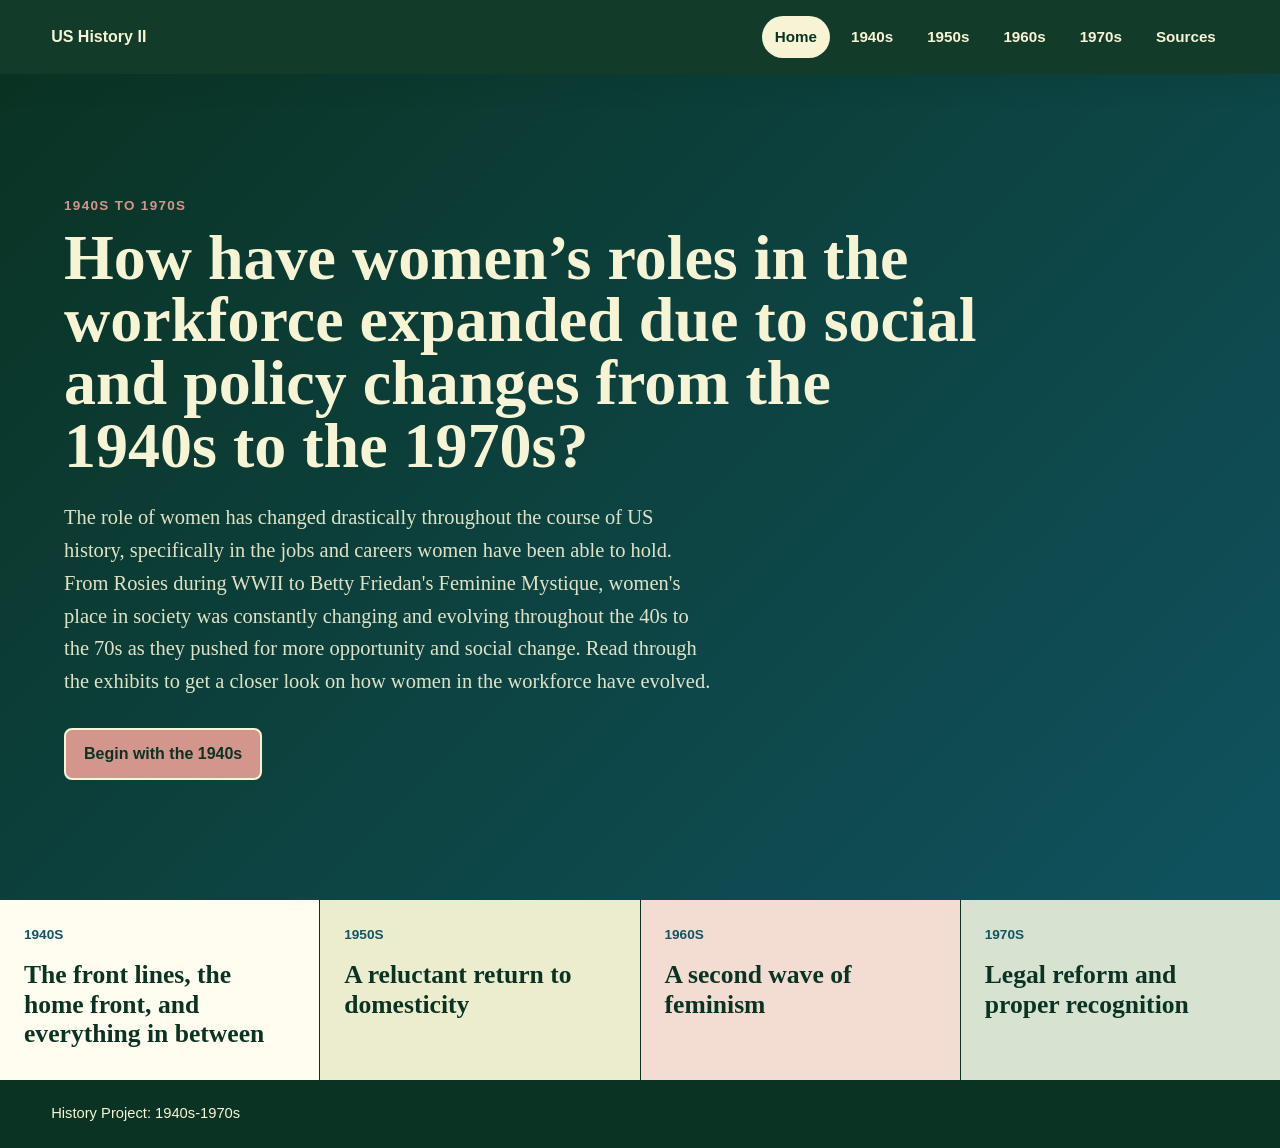
<file: index.html>
<!DOCTYPE html>
<html lang="en">
  <head>
    <meta charset="UTF-8">
    <meta name="viewport" content="width=device-width, initial-scale=1.0">
    <title>History Project | 1940s-1970s</title>
    <link rel="preconnect" href="https://commons.wikimedia.org">
    <link rel="stylesheet" href="styles.css">
    <script src="script.js" defer></script>
  </head>
  <body>
    <header class="site-header">
      <a class="brand" href="index.html" aria-label="History Project home">
        <span>US History II</span>
      </a>
      <button class="nav-toggle" type="button" aria-expanded="false"
        aria-controls="site-nav">
        <span></span>
        <span></span>
        <span></span>
      </button>
      <nav id="site-nav" class="site-nav" aria-label="Main navigation">
        <a href="index.html">Home</a>
        <a href="1940s.html">1940s</a>
        <a href="1950s.html">1950s</a>
        <a href="1960s.html">1960s</a>
        <a href="1970s.html">1970s</a>
        <a href="about.html">Sources</a>
      </nav>
    </header>

    <main>
      <section class="hero">
        <div class="hero-copy">
          <p class="eyebrow">1940s to 1970s</p>
          <h1>How have women’s roles in the workforce expanded due to social and
            policy changes from the 1940s to the 1970s?</h1>
          <p>
            The role of women has changed drastically throughout the course of
            US history, specifically in the jobs and careers women have been
            able to hold. From Rosies during WWII to Betty Friedan's Feminine
            Mystique, women's place in society was constantly changing and
            evolving throughout the 40s to the 70s as they pushed for more
            opportunity and social change. Read through the exhibits to get a
            closer look on how women in the workforce have evolved.
          </p>
          <a class="button-link" href="1940s.html">Begin with the 1940s</a>
        </div>
      </section>

      <section class="decade-overview" aria-label="Decade overview">
        <a class="decade-tile" href="1940s.html">
          <span>1940s</span>
          <strong>The front lines, the home front, and everything in between</strong>
        </a>
        <a class="decade-tile" href="1950s.html">
          <span>1950s</span>
          <strong>A reluctant return to domesticity</strong>
        </a>
        <a class="decade-tile" href="1960s.html">
          <span>1960s</span>
          <strong>A second wave of feminism</strong>
        </a>
        <a class="decade-tile" href="1970s.html">
          <span>1970s</span>
          <strong>Legal reform and proper recognition</strong>
        </a>
      </section>
    </main>

    <footer class="site-footer">
      <p>History Project: 1940s-1970s</p>
    </footer>
  </body>
</html>
</file>
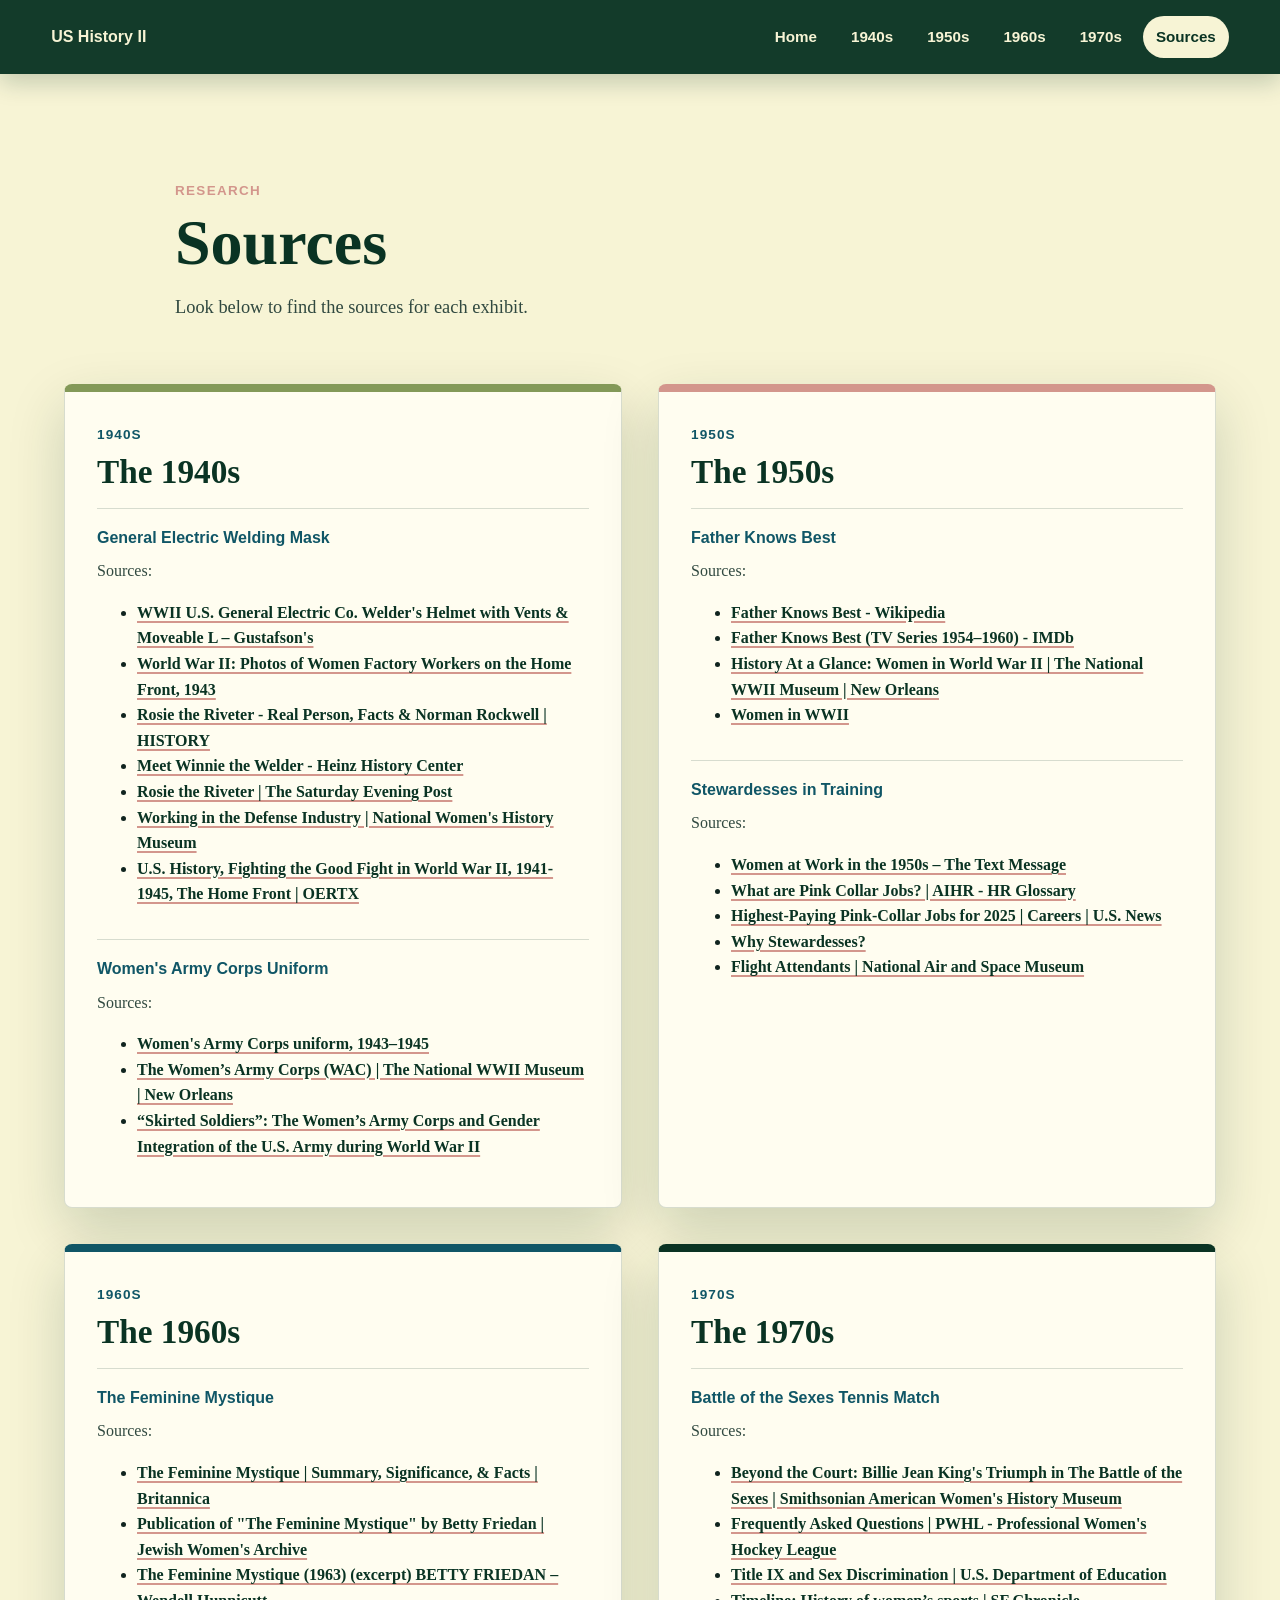
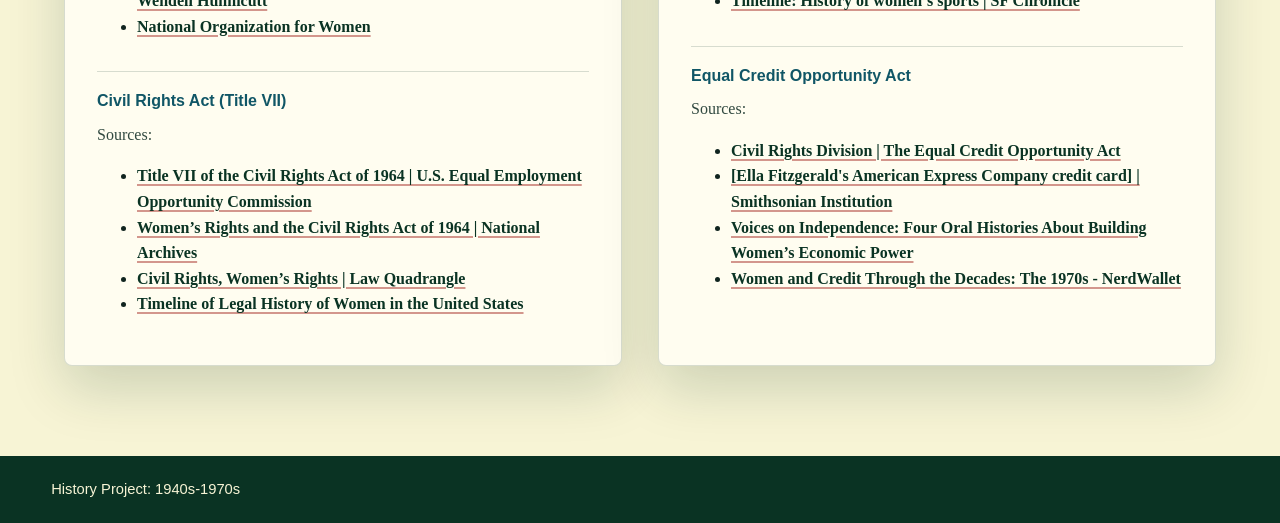
<file: about.html>
<!DOCTYPE html>
<html lang="en">
  <head>
    <meta charset="UTF-8">
    <meta name="viewport" content="width=device-width, initial-scale=1.0">
    <title>Sources | History Project</title>
    <link rel="stylesheet" href="styles.css">
    <script src="script.js" defer></script>
  </head>
  <body>
    <header class="site-header">
      <a class="brand" href="index.html" aria-label="History Project home">
        <span>US History II</span>
      </a>
      <button class="nav-toggle" type="button" aria-expanded="false"
        aria-controls="site-nav"><span></span><span></span><span></span></button>
      <nav id="site-nav" class="site-nav" aria-label="Main navigation">
        <a href="index.html">Home</a>
        <a href="1940s.html">1940s</a>
        <a href="1950s.html">1950s</a>
        <a href="1960s.html">1960s</a>
        <a href="1970s.html">1970s</a>
        <a href="about.html">Sources</a>
      </nav>
    </header>

    <main class="page-shell">
      <header class="page-intro sources-intro">
        <p class="eyebrow">Research</p>
        <h1>Sources</h1>
        <p>Look below to find the sources for each exhibit.</p>
      </header>

      <section class="sources-grid" aria-label="Sources by decade">
        <article class="source-card">
          <p class="exhibit-year">1940s</p>
          <h2>The 1940s</h2>
          <div class="source-section">
            <h3>General Electric Welding Mask</h3>
            <p>Sources:</p>
            <ul>
              <li><a
                  href="https://gustafsons.co/products/wwii-u-s-general-electric-co-welders-helmet-with-vents-moveable-lens-shutter-used-by-winnie-the-welder?srsltid=AfmBOornJLn5RAmaTjsjf0mKl3bbXDezWLX0nNpls_VOqwofwpRaHsou">WWII
                  U.S. General Electric Co. Welder's Helmet with Vents &
                  Moveable L – Gustafson's</a></li>
              <li><a
                  href="https://www.life.com/history/women-of-steel-life-with-female-factory-workers-in-world-war-ii/">World
                  War II: Photos of Women Factory Workers on the Home Front,
                  1943</a></li>
              <li><a
                  href="https://www.history.com/articles/rosie-the-riveter">Rosie
                  the Riveter - Real Person, Facts & Norman Rockwell |
                  HISTORY</a></li>
              <li><a
                  href="https://www.heinzhistorycenter.org/blog/women-forging-the-way-meet-winnie-the-welder/">Meet
                  Winnie the Welder - Heinz History Center</a></li>
              <li><a
                  href="https://www.saturdayeveningpost.com/2013/07/rosie-the-riveter/">Rosie
                  the Riveter | The Saturday Evening Post</a></li>
              <li><a
                  href="https://www.womenshistory.org/resources/general/working-defense-industry">Working
                  in the Defense Industry | National Women's History
                  Museum</a></li>
              <li><a
                  href="https://oertx.highered.texas.gov/courseware/lesson/1399/overview">U.S.
                  History, Fighting the Good Fight in World War II, 1941-1945,
                  The Home Front | OERTX</a></li>
            </ul>
          </div>
          <div class="source-section">
            <h3>Women's Army Corps Uniform</h3>
            <p>Sources:</p>
            <ul>
              <li><a
                  href="https://schlesinger75radcliffe.org/objects/womens-army-corps-uniform-1943-1945">Women's
                  Army Corps uniform, 1943–1945</a></li>
              <li><a
                  href="https://www.nationalww2museum.org/war/articles/womens-army-corps-wac-world-war-ii">The
                  Women’s Army Corps (WAC) | The National WWII Museum | New
                  Orleans</a></li>
              <li><a
                  href="https://armyhistory.org/skirted-soldiers-the-womens-army-corps-and-gender-integration-of-the-u-s-army-during-world-war-ii/">“Skirted
                  Soldiers”: The Women’s Army Corps and Gender Integration of
                  the U.S. Army during World War II</a></li>
            </ul>
          </div>
        </article>

        <article class="source-card">
          <p class="exhibit-year">1950s</p>
          <h2>The 1950s</h2>
          <div class="source-section">
            <h3>Father Knows Best</h3>
            <p>Sources:</p>
            <ul>
              <li><a href="https://en.wikipedia.org/wiki/Father_Knows_Best">Father Knows Best - Wikipedia</a></li>
              <li><a href="https://www.imdb.com/title/tt0046600/">Father Knows Best (TV Series 1954–1960) - IMDb</a></li>
              <li><a href="https://www.nationalww2museum.org/students-teachers/student-resources/research-starters/women-wwii">History At a Glance: Women in World War II | The National WWII Museum | New Orleans</a></li>
              <li><a href="https://wwiiwomenmemorial.org/projects">Women in WWII</a></li>
            </ul>
          </div>
          <div class="source-section">
            <h3>Stewardesses in Training</h3>
            <p>Sources:</p>
            <ul>
              <li><a href="https://text-message.blogs.archives.gov/2018/03/27/women-at-work-in-the-1950s/">Women at Work in the 1950s – The Text Message</a></li>
              <li><a href="https://www.aihr.com/hr-glossary/pink-collar-jobs/">What are Pink Collar Jobs? | AIHR - HR Glossary</a></li>
              <li><a href="https://careers.usnews.com/advice/slideshows/highest-paying-pink-collar-jobs">Highest-Paying Pink-Collar Jobs for 2025 | Careers | U.S. News</a></li>
              <li><a href="https://comeflytheworld.com/why-stewardesses%3F">Why Stewardesses?</a></li>
              <li><a href="https://airandspace.si.edu/explore/stories/flight-attendants">Flight Attendants | National Air and Space Museum</a></li>
            </ul>
          </div>
        </article>

        <article class="source-card">
          <p class="exhibit-year">1960s</p>
          <h2>The 1960s</h2>
          <div class="source-section">
            <h3>The Feminine Mystique</h3>
            <p>Sources:</p>
            <ul>
              <li><a href="https://www.britannica.com/topic/The-Feminine-Mystique">The Feminine Mystique | Summary, Significance, & Facts | Britannica</a></li>
              <li><a href="https://jwa.org/thisweek/feb/17/1963/betty-friedan">Publication of "The Feminine Mystique" by Betty Friedan | Jewish Women's Archive</a></li>
              <li><a href="https://websites.uta.edu/hunnicut/reading-list/the-feminine-mystique-1963-exceprt-betty-friedan/">The Feminine Mystique (1963) (excerpt) BETTY FRIEDAN – Wendell Hunnicutt</a></li>
              <li><a href="https://now.org/">National Organization for Women</a></li>
            </ul>
          </div>
          <div class="source-section">
            <h3>Civil Rights Act (Title VII)</h3>
            <p>Sources:</p>
            <ul>
              <li><a href="https://www.eeoc.gov/statutes/title-vii-civil-rights-act-1964">Title VII of the Civil Rights Act of 1964 | U.S. Equal Employment Opportunity Commission</a></li>
              <li><a href="https://www.archives.gov/women/1964-civil-rights-act">Women’s Rights and the Civil Rights Act of 1964 | National Archives</a></li>
              <li><a href="https://quadrangle.michigan.law.umich.edu/issues/fall-2014/civil-rights-womens-rights">Civil Rights, Women’s Rights | Law Quadrangle</a></li>
              <li><a href="https://nationalwomenshistoryalliance.org/resources/womens-rights-movement/detailed-timeline/">Timeline of Legal History of Women in the United States</a></li>
            </ul>
          </div>
        </article>

        <article class="source-card">
          <p class="exhibit-year">1970s</p>
          <h2>The 1970s</h2>
          <div class="source-section">
            <h3>Battle of the Sexes Tennis Match</h3>
            <p>Sources:</p>
            <ul>
              <li><a href="https://womenshistory.si.edu/blog/beyond-court-billie-jean-kings-triumph-battle-sexes">Beyond the Court: Billie Jean King's Triumph in The Battle of the Sexes | Smithsonian American Women's History Museum</a></li>
              <li><a href="https://www.thepwhl.com/en/frequently-asked-questions">Frequently Asked Questions | PWHL - Professional Women's Hockey League</a></li>
              <li><a href="https://www.ed.gov/laws-and-policy/civil-rights-laws/title-ix-and-sex-discrimination">Title IX and Sex Discrimination | U.S. Department of Education</a></li>
              <li><a href="https://projects.sfchronicle.com/2016/summer-of-women/">Timeline: History of women’s sports | SF Chronicle</a></li>
            </ul>
          </div>
          <div class="source-section">
            <h3>Equal Credit Opportunity Act</h3>
            <p>Sources:</p>
            <ul>
              <li><a href="https://www.justice.gov/crt/equal-credit-opportunity-act-3">Civil Rights Division | The Equal Credit Opportunity Act</a></li>
              <li><a href="https://www.si.edu/object/archives/components/sova-nmah-ac-0584-ref2801">[Ella Fitzgerald's American Express Company credit card] | Smithsonian Institution</a></li>
              <li><a href="https://womenshistory.si.edu/blog/voices-independence-four-oral-histories-about-building-womens-economic-power">Voices on Independence: Four Oral Histories About Building Women’s Economic Power</a></li>
              <li><a href="https://www.nerdwallet.com/credit-cards/learn/women-credit-decades-70s">Women and Credit Through the Decades: The 1970s - NerdWallet</a></li>
            </ul>
          </div>
        </article>
      </section>
    </main>

    <footer class="site-footer"><p>History Project: 1940s-1970s</p></footer>
  </body>
</html>
</file>
<file: styles.css>
:root {
  --pine: #0A3323;
  --moss: #839958;
  --cream: #F7F4D5;
  --rose: #D3968C;
  --teal: #105666;
  --ink: #10241f;
  --paper: #fffdf0;
  --shadow: 0 22px 55px rgba(10, 51, 35, 0.18);
}

* {
  box-sizing: border-box;
}

body {
  margin: 0;
  color: var(--ink);
  background: var(--cream);
  font-family: Georgia, "Times New Roman", serif;
  line-height: 1.6;
  opacity: 1;
  animation: pageFadeIn 420ms ease both;
  transition: opacity 420ms ease;
}

body.page-leaving {
  opacity: 0;
}

@keyframes pageFadeIn {
  from {
    opacity: 0;
  }

  to {
    opacity: 1;
  }
}

img {
  display: block;
  max-width: 100%;
}

a {
  color: inherit;
}

.site-header {
  position: sticky;
  top: 0;
  z-index: 10;
  display: flex;
  align-items: center;
  justify-content: space-between;
  gap: 24px;
  padding: 16px clamp(18px, 4vw, 52px);
  color: var(--cream);
  background: rgba(10, 51, 35, 0.96);
  box-shadow: 0 8px 24px rgba(10, 51, 35, 0.22);
}

.brand {
  display: inline-flex;
  align-items: center;
  gap: 12px;
  font-family: Arial, Helvetica, sans-serif;
  font-weight: 800;
  letter-spacing: 0;
  text-decoration: none;
}

.brand-mark {
  display: grid;
  width: 42px;
  height: 42px;
  place-items: center;
  color: var(--pine);
  background: var(--rose);
  border: 2px solid var(--cream);
  border-radius: 50%;
  font-size: 0.85rem;
}

.site-nav {
  display: flex;
  align-items: center;
  gap: 8px;
  font-family: Arial, Helvetica, sans-serif;
}

.site-nav a {
  padding: 9px 13px;
  border-radius: 999px;
  color: var(--cream);
  font-size: 0.95rem;
  font-weight: 700;
  text-decoration: none;
}

.site-nav a:hover,
.site-nav a.active {
  color: var(--pine);
  background: var(--cream);
}

.nav-toggle {
  display: none;
  width: 44px;
  height: 44px;
  border: 1px solid rgba(247, 244, 213, 0.4);
  border-radius: 8px;
  background: transparent;
  cursor: pointer;
}

.nav-toggle span {
  display: block;
  width: 20px;
  height: 2px;
  margin: 5px auto;
  background: var(--cream);
}

.hero {
  display: flex;
  align-items: center;
  min-height: calc(100vh - 74px);
  padding: clamp(34px, 5vw, 74px) clamp(18px, 5vw, 72px);
  background:
    linear-gradient(135deg, rgba(10, 51, 35, 0.96), rgba(16, 86, 102, 0.9)),
    var(--pine);
  color: var(--cream);
}

.hero-copy {
  max-width: 920px;
}

.eyebrow {
  margin: 0 0 10px;
  color: var(--rose);
  font-family: Arial, Helvetica, sans-serif;
  font-size: 0.84rem;
  font-weight: 800;
  letter-spacing: 0.1em;
  text-transform: uppercase;
}

.hero h1,
.page-intro h1 {
  margin: 0;
  font-size: clamp(2.45rem, 5vw, 5.4rem);
  line-height: 0.98;
  letter-spacing: 0;
}

.hero p:not(.eyebrow) {
  max-width: 650px;
  margin: 24px 0 30px;
  color: rgba(247, 244, 213, 0.9);
  font-size: clamp(1.05rem, 1.6vw, 1.28rem);
}

.button-link {
  display: inline-flex;
  align-items: center;
  min-height: 46px;
  padding: 11px 18px;
  border: 2px solid var(--cream);
  border-radius: 8px;
  color: var(--pine);
  background: var(--rose);
  font-family: Arial, Helvetica, sans-serif;
  font-weight: 800;
  text-decoration: none;
}

.button-link:hover {
  background: var(--cream);
}

.decade-overview {
  display: grid;
  grid-template-columns: repeat(4, minmax(0, 1fr));
  gap: 1px;
  background: var(--pine);
}

.decade-tile {
  min-height: 180px;
  padding: 24px;
  color: var(--pine);
  background: var(--paper);
  text-decoration: none;
}

.decade-tile:nth-child(2) {
  background: #ecedcf;
}

.decade-tile:nth-child(3) {
  background: #f3ddd3;
}

.decade-tile:nth-child(4) {
  background: #d7e2d1;
}

.decade-tile span {
  display: block;
  margin-bottom: 14px;
  color: var(--teal);
  font-family: Arial, Helvetica, sans-serif;
  font-size: 0.85rem;
  font-weight: 900;
  text-transform: uppercase;
}

.decade-tile strong {
  display: block;
  font-size: clamp(1.25rem, 2vw, 1.75rem);
  line-height: 1.16;
}

.decade-tile:hover {
  background: var(--moss);
  color: var(--cream);
}

.decade-tile:hover span {
  color: var(--cream);
}

.page-shell {
  padding: clamp(34px, 5vw, 76px) clamp(18px, 5vw, 72px) clamp(48px, 7vw, 92px);
}

.page-intro {
  max-width: 930px;
  margin: 0 auto 34px;
  padding: clamp(24px, 4vw, 42px) 0;
}

.page-intro h1 {
  color: var(--pine);
}

.page-intro p:last-child {
  max-width: 760px;
  margin: 18px 0 0;
  color: #314940;
  font-size: 1.15rem;
}

.exhibit-grid {
  display: grid;
  grid-template-columns: repeat(2, minmax(0, 1fr));
  gap: clamp(22px, 4vw, 42px);
  max-width: 1180px;
  margin: 0 auto;
}

.exhibit-card {
  overflow: hidden;
  background: var(--paper);
  border: 1px solid rgba(10, 51, 35, 0.16);
  border-radius: 8px;
  box-shadow: var(--shadow);
}

.exhibit-card img {
  width: 100%;
  aspect-ratio: 4 / 3;
  object-fit: cover;
  background: var(--moss);
  cursor: zoom-in;
}

.exhibit-card img:focus-visible {
  outline: 4px solid var(--rose);
  outline-offset: 4px;
}

.exhibit-content {
  padding: clamp(20px, 3vw, 30px);
}

.exhibit-year {
  margin: 0 0 8px;
  color: var(--teal);
  font-family: Arial, Helvetica, sans-serif;
  font-size: 0.85rem;
  font-weight: 900;
  letter-spacing: 0.08em;
  text-transform: uppercase;
}

.exhibit-content h2 {
  margin: 0 0 12px;
  color: var(--pine);
  font-size: clamp(1.6rem, 2.4vw, 2.2rem);
  line-height: 1.08;
}

.exhibit-content p:last-child {
  margin: 0;
  color: #314940;
  font-size: 1.03rem;
}

.about-intro {
  margin-bottom: 20px;
}

.about-grid {
  display: grid;
  grid-template-columns: repeat(2, minmax(0, 1fr));
  gap: clamp(20px, 4vw, 36px);
  max-width: 980px;
  margin: 0 auto;
}

.about-panel {
  padding: clamp(22px, 3vw, 34px);
  color: var(--cream);
  background: var(--teal);
  border-radius: 8px;
  box-shadow: var(--shadow);
}

.about-panel:nth-child(2) {
  color: var(--pine);
  background: var(--rose);
}

.about-panel .exhibit-year {
  color: currentColor;
}

.about-panel h2 {
  margin: 0 0 12px;
  font-size: clamp(1.55rem, 2.5vw, 2.2rem);
  line-height: 1.08;
}

.about-panel p:last-child {
  margin: 0;
}

.sources-intro {
  margin-bottom: 20px;
}

.sources-grid {
  display: grid;
  grid-template-columns: repeat(2, minmax(0, 1fr));
  gap: clamp(20px, 4vw, 36px);
  max-width: 1180px;
  margin: 0 auto;
}

.source-card {
  padding: clamp(22px, 3vw, 32px);
  background: var(--paper);
  border: 1px solid rgba(10, 51, 35, 0.16);
  border-top: 8px solid var(--moss);
  border-radius: 8px;
  box-shadow: var(--shadow);
}

.source-card:nth-child(2) {
  border-top-color: var(--rose);
}

.source-card:nth-child(3) {
  border-top-color: var(--teal);
}

.source-card:nth-child(4) {
  border-top-color: var(--pine);
}

.source-card h2 {
  margin: 0 0 18px;
  color: var(--pine);
  font-size: clamp(1.7rem, 2.6vw, 2.35rem);
  line-height: 1.08;
}

.source-section {
  padding: 16px 0;
  border-top: 1px solid rgba(10, 51, 35, 0.16);
}

.source-section:last-child {
  padding-bottom: 0;
}

.source-section h3 {
  margin: 0 0 8px;
  color: var(--teal);
  font-family: Arial, Helvetica, sans-serif;
  font-size: 1rem;
  letter-spacing: 0;
}

.source-section p {
  margin: 8px 0 0;
  color: #314940;
}

.source-section a {
  color: var(--pine);
  font-weight: 700;
  text-decoration-color: var(--rose);
  text-decoration-thickness: 2px;
  text-underline-offset: 3px;
}

.source-section a:hover {
  color: var(--teal);
}

.fade-up {
  opacity: 0;
  transform: translateY(28px);
  transition:
    opacity 680ms ease,
    transform 680ms ease;
}

.fade-up.is-visible {
  opacity: 1;
  transform: translateY(0);
}

.image-lightbox {
  position: fixed;
  inset: 0;
  z-index: 50;
  display: grid;
  place-items: center;
  padding: clamp(18px, 4vw, 48px);
  background: rgba(10, 51, 35, 0.88);
  opacity: 0;
  pointer-events: none;
  transition: opacity 260ms ease;
}

.image-lightbox.open {
  opacity: 1;
  pointer-events: auto;
}

.lightbox-panel {
  position: relative;
  width: min(1040px, 100%);
  max-height: 88vh;
  padding: clamp(12px, 2vw, 18px);
  background: var(--cream);
  border: 1px solid rgba(247, 244, 213, 0.65);
  border-radius: 8px;
  box-shadow: 0 26px 80px rgba(0, 0, 0, 0.38);
  transform: translateY(18px) scale(0.96);
  transition: transform 260ms ease;
}

.image-lightbox.open .lightbox-panel {
  transform: translateY(0) scale(1);
}

.lightbox-panel img {
  width: 100%;
  max-height: 72vh;
  object-fit: contain;
  background: var(--pine);
  border-radius: 6px;
}

.lightbox-caption {
  margin: 12px 44px 0 2px;
  color: var(--pine);
  font-family: Arial, Helvetica, sans-serif;
  font-size: 0.95rem;
  font-weight: 700;
}

.lightbox-close {
  position: absolute;
  right: 16px;
  bottom: 13px;
  display: grid;
  width: 34px;
  height: 34px;
  place-items: center;
  border: 0;
  border-radius: 50%;
  color: var(--cream);
  background: var(--pine);
  font-family: Arial, Helvetica, sans-serif;
  font-size: 1rem;
  font-weight: 900;
  cursor: pointer;
}

.lightbox-close:hover {
  background: var(--teal);
}

.site-footer {
  padding: 22px clamp(18px, 4vw, 52px);
  color: var(--cream);
  background: var(--pine);
  font-family: Arial, Helvetica, sans-serif;
  font-size: 0.92rem;
}

.site-footer p {
  margin: 0;
}

@media (max-width: 900px) {
  .hero {
    min-height: auto;
  }

  .decade-overview,
  .exhibit-grid,
  .about-grid,
  .sources-grid {
    grid-template-columns: 1fr 1fr;
  }
}

@media (max-width: 680px) {
  .site-header {
    align-items: flex-start;
  }

  .nav-toggle {
    display: block;
  }

  .site-nav {
    position: absolute;
    top: 74px;
    right: 16px;
    left: 16px;
    display: none;
    flex-direction: column;
    align-items: stretch;
    padding: 10px;
    border: 1px solid rgba(247, 244, 213, 0.22);
    border-radius: 8px;
    background: var(--pine);
  }

  .site-nav.open {
    display: flex;
  }

  .site-nav a {
    border-radius: 6px;
  }

  .decade-overview,
  .exhibit-grid,
  .about-grid,
  .sources-grid {
    grid-template-columns: 1fr;
  }

  .decade-tile {
    min-height: 140px;
  }
}

@media (prefers-reduced-motion: reduce) {
  *,
  *::before,
  *::after {
    scroll-behavior: auto !important;
    transition-duration: 1ms !important;
    animation-duration: 1ms !important;
  }

  body,
  .fade-up {
    opacity: 1;
    transform: none;
  }
}
</file>
